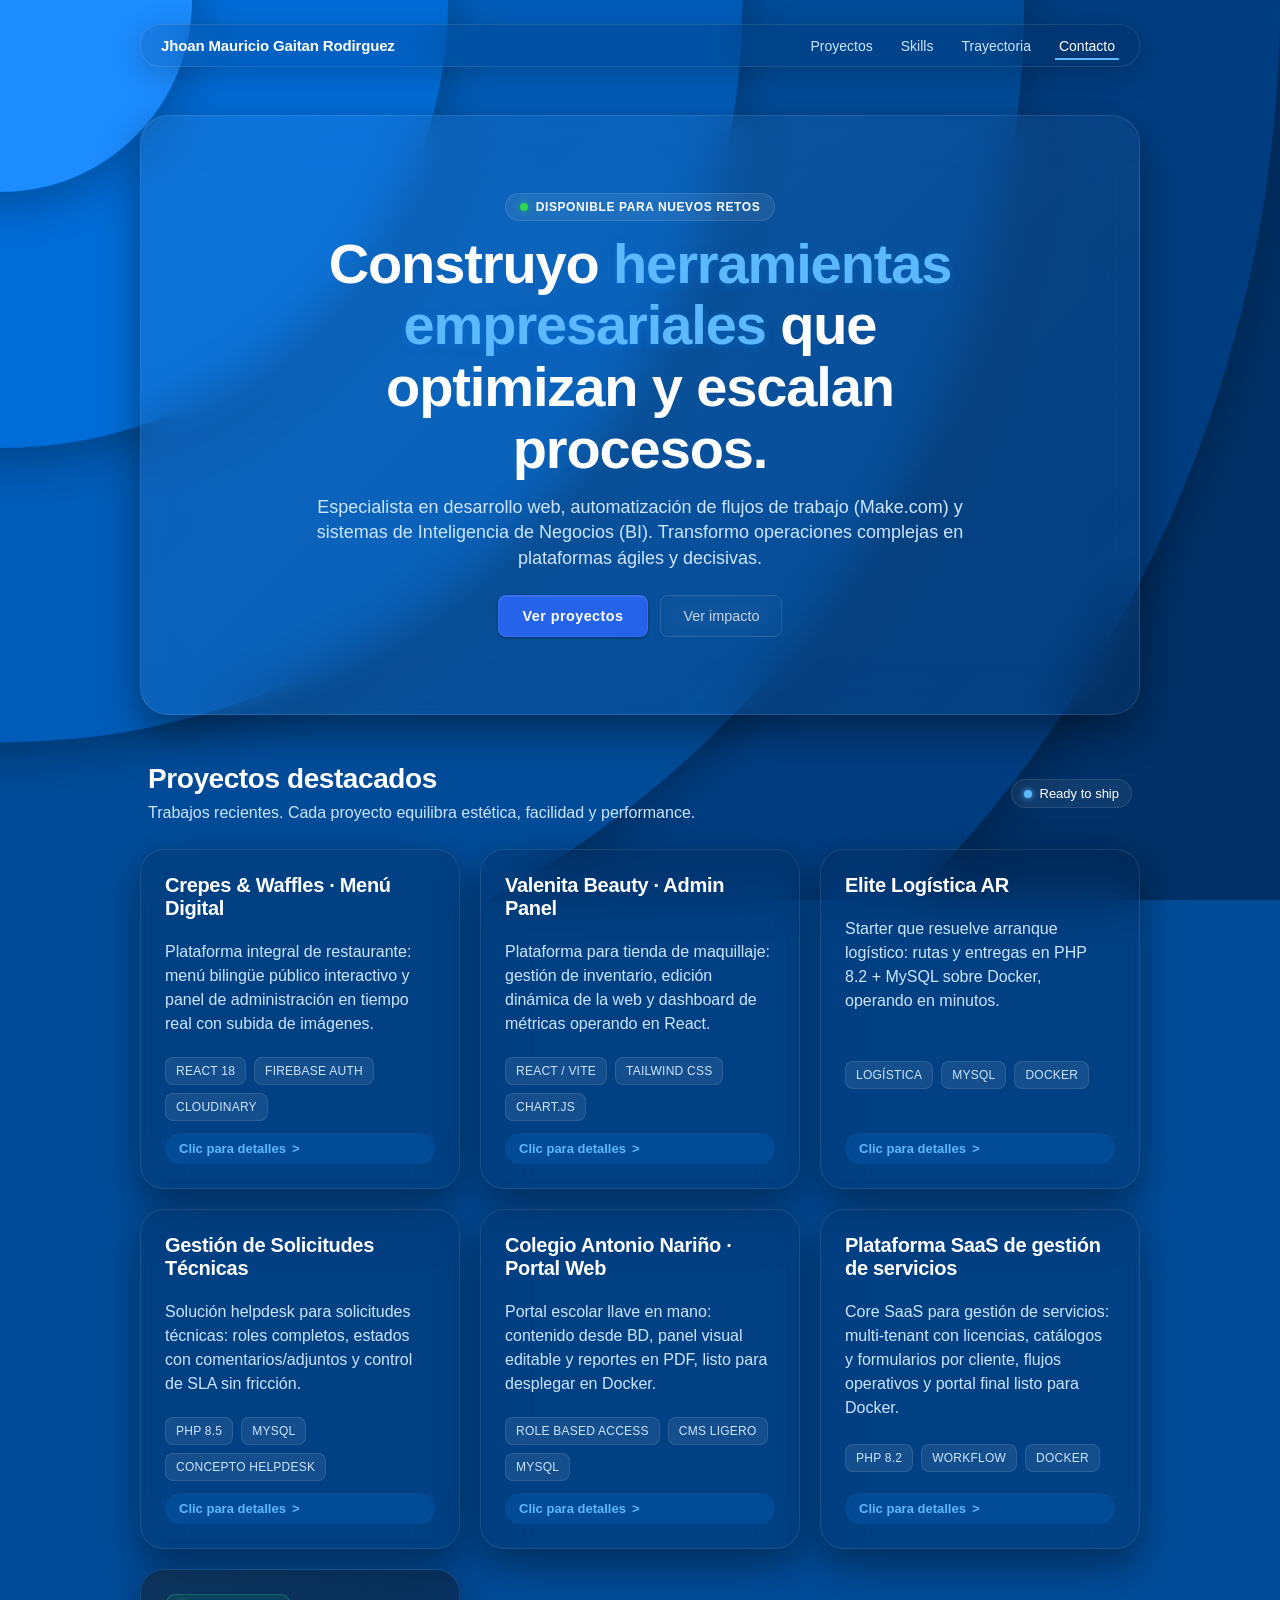
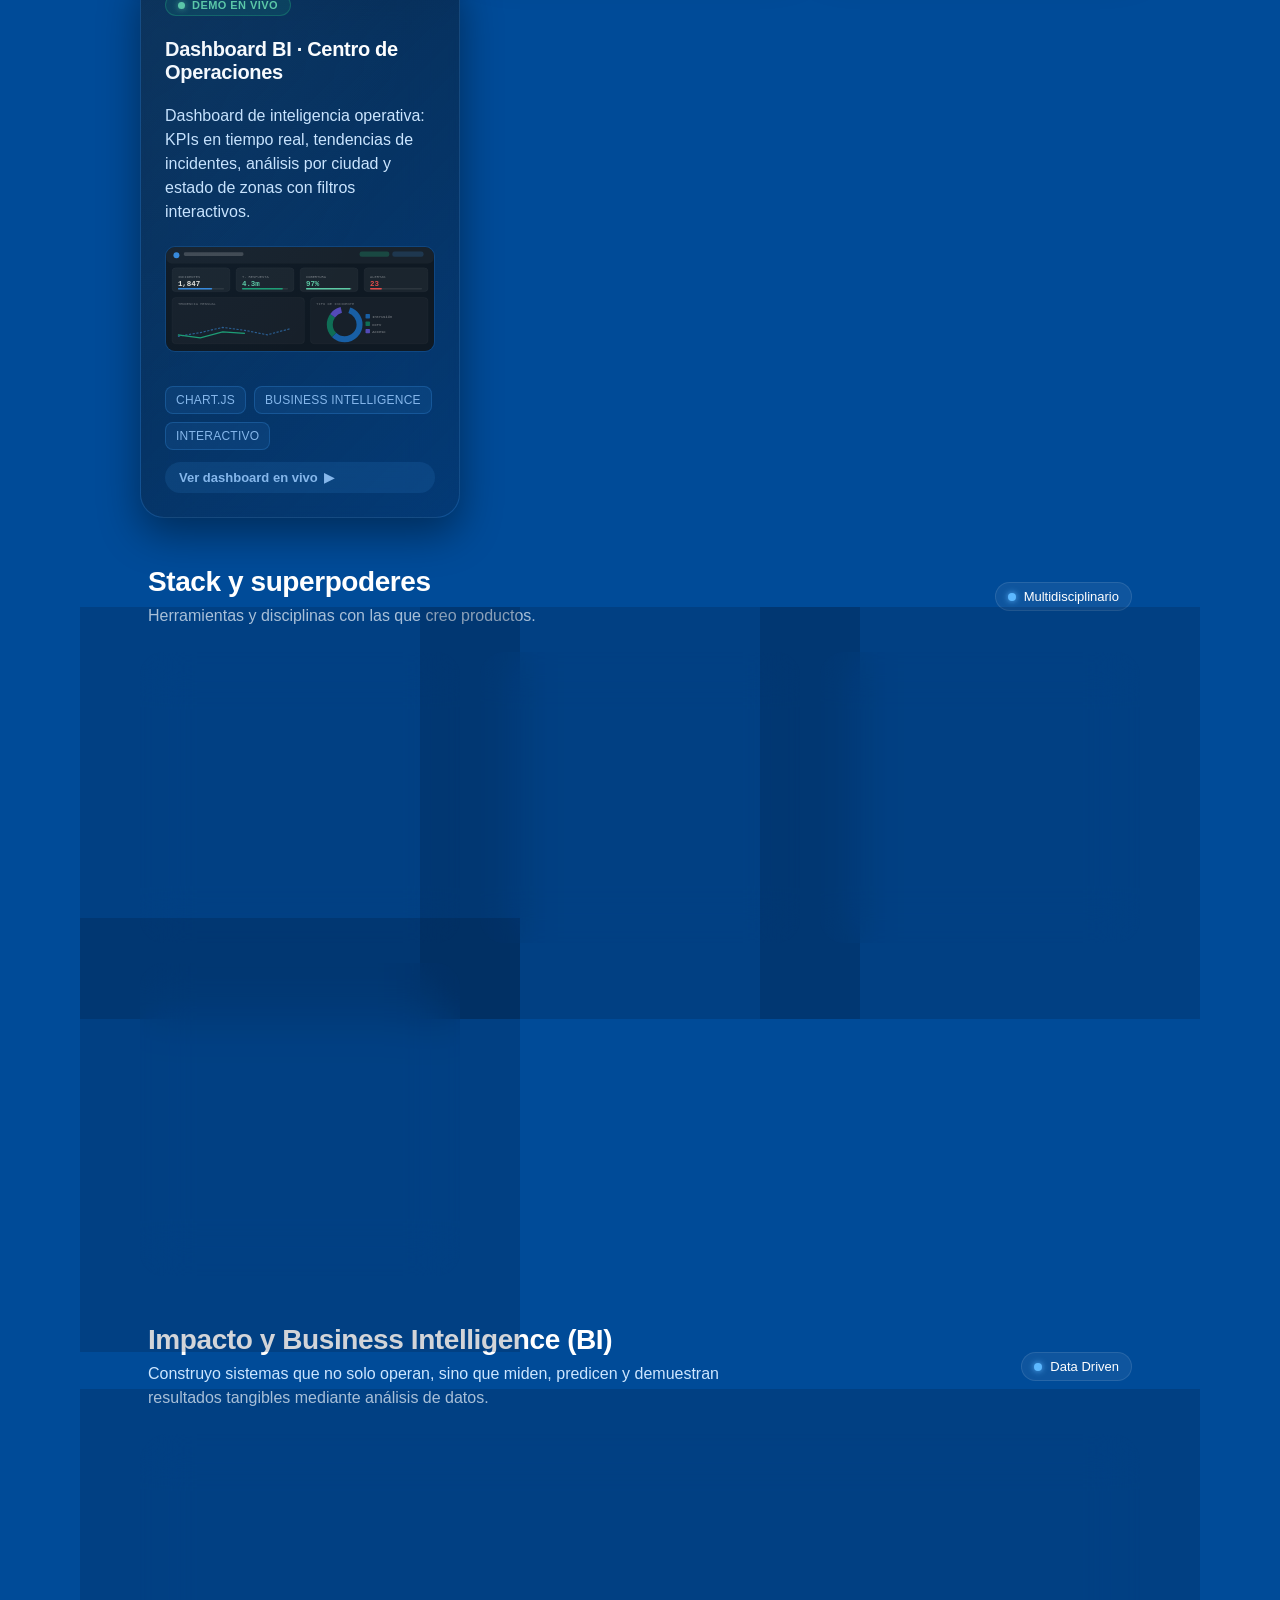
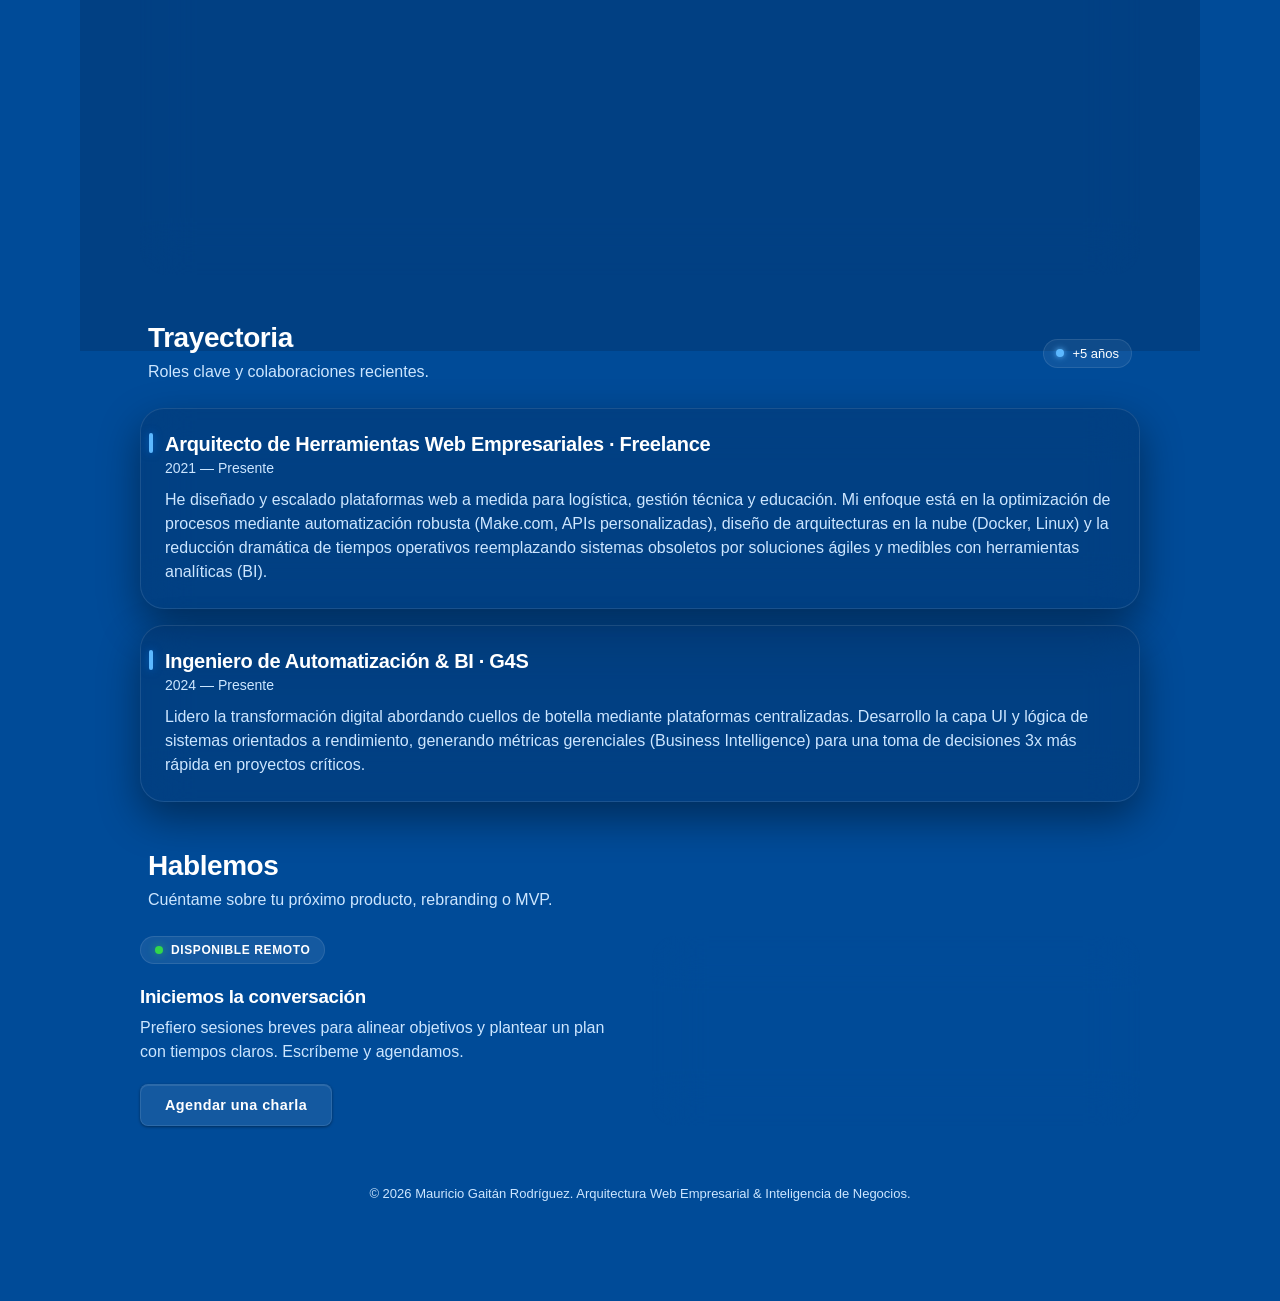
<file: index.html>
<!DOCTYPE html>
<html lang="es">

<head>
  <meta charset="UTF-8">
  <meta name="viewport" content="width=device-width, initial-scale=1.0">
  <title>Mauricio Gaitán | Herramientas Web & Automatización Empresarial</title>
  <link rel="icon" type="image/svg+xml" href="favicon.svg">
  <meta name="description"
    content="Especialista en desarrollo de plataformas web empresariales, Inteligencia de Negocios (BI) y automatización de procesos para escalar tu negocio.">
  <link rel="stylesheet" href="style.css">
  <style>
    /* ── Reset base: botón neutro sin herencia de estilos feos ── */
    button {
      font-family: inherit;
      cursor: pointer;
      border: none;
      background: none;
      transition: all 0.2s ease;
    }

    /* ── Botón primario: acción principal ── */
    button.cta {
      display: inline-flex;
      align-items: center;
      gap: 8px;
      background: #2563eb;
      color: #fff;
      font-size: 0.9rem;
      font-weight: 600;
      letter-spacing: 0.03em;
      padding: 12px 24px;
      border-radius: 8px;
      border: 1px solid rgba(255, 255, 255, 0.08);
      box-shadow: 0 1px 3px rgba(0, 0, 0, 0.4), inset 0 1px 0 rgba(255, 255, 255, 0.1);
    }

    button.cta:hover {
      background: #1d4ed8;
      box-shadow: 0 4px 12px rgba(37, 99, 235, 0.35);
      transform: translateY(-1px);
    }

    button.cta:active {
      background: #1e40af;
      transform: translateY(0);
      box-shadow: 0 1px 4px rgba(0, 0, 0, 0.4);
    }

    /* ── Botón secundario: estilo contorno sutil ── */
    button.ghost {
      display: inline-flex;
      align-items: center;
      gap: 8px;
      background: transparent;
      color: #cbd5e1;
      font-size: 0.9rem;
      font-weight: 500;
      padding: 11px 22px;
      border-radius: 8px;
      border: 1px solid rgba(148, 163, 184, 0.25);
    }

    button.ghost:hover {
      background: rgba(148, 163, 184, 0.08);
      border-color: rgba(148, 163, 184, 0.45);
      color: #f1f5f9;
      transform: translateY(-1px);
    }

    button.ghost:active {
      background: rgba(148, 163, 184, 0.12);
      transform: translateY(0);
    }

    /* ── Botón hamburguesa (móvil) ── */
    button.hamburger {
      background: rgba(255, 255, 255, 0.06);
      color: #cbd5e1;
      font-size: 0.8rem;
      font-weight: 500;
      padding: 7px 14px;
      border-radius: 6px;
      border: 1px solid rgba(255, 255, 255, 0.1);
      letter-spacing: 0.04em;
    }

    button.hamburger:hover {
      background: rgba(255, 255, 255, 0.1);
      color: #f1f5f9;
    }

    /* ── Botón volver arriba ── */
    button.to-top {
      background: rgba(37, 99, 235, 0.15);
      color: #93c5fd;
      border: 1px solid rgba(37, 99, 235, 0.3);
      border-radius: 50%;
      font-size: 1.1rem;
    }

    button.to-top:hover {
      background: rgba(37, 99, 235, 0.28);
      color: #bfdbfe;
    }

    /* ── Botones de utilidad: cerrar modal, paginación ── */
    button.modal-close,
    button.image-lightbox__close,
    button.page-btn {
      background: rgba(255, 255, 255, 0.05);
      color: #94a3b8;
      border: 1px solid rgba(255, 255, 255, 0.08);
      border-radius: 6px;
      font-size: 1rem;
      line-height: 1;
    }

    button.modal-close:hover,
    button.image-lightbox__close:hover,
    button.page-btn:hover {
      background: rgba(255, 255, 255, 0.1);
      color: #e2e8f0;
      border-color: rgba(255, 255, 255, 0.16);
    }
  </style>
</head>

<body>
  <div class="page">
    <header>
      <div class="nav">
        <div class="brand">Jhoan Mauricio Gaitan Rodirguez</div>
        <nav>
          <ul>
            <li><a href="#proyectos">Proyectos</a></li>
            <li><a href="#skills">Skills</a></li>
            <li><a href="#trayectoria">Trayectoria</a></li>
            <li><a href="#contacto">Contacto</a></li>
          </ul>
        </nav>

        <button class="hamburger" aria-label="Abrir menú" onclick="toggleMenu()">Menú</button>
      </div>
      <div class="mobile-nav" id="mobile-nav">
        <a href="#proyectos">Proyectos</a>
        <a href="#skills">Skills</a>
        <a href="#trayectoria">Trayectoria</a>
        <a href="#contacto">Contacto</a>
      </div>
    </header>



    <section class="hero">
      <div class="hero-grid">
        <div>
          <div class="badge"><i></i> Disponible para nuevos retos</div>
          <h1>Construyo <span>herramientas empresariales</span> que optimizan y escalan procesos.</h1>
          <p class="lead">Especialista en desarrollo web, automatización de flujos de trabajo (Make.com) y sistemas
            de Inteligencia de Negocios (BI). Transformo operaciones complejas en plataformas ágiles y decisivas.</p>
          <div class="actions">
            <button class="cta" onclick="document.getElementById('proyectos').scrollIntoView({behavior:'smooth'})">Ver
              proyectos</button>
            <button class="ghost" onclick="document.getElementById('metrics').scrollIntoView({behavior:'smooth'})">Ver
              impacto</button>
          </div>
        </div>
        <div class="hero-side">
          <div class="hero-card">
            <div class="chip-row">
              <div class="chip">SaaS & Apps</div>
              <div class="chip">Automatización</div>
              <div class="chip">Backend</div>
              <div class="chip">Data / BI</div>
            </div>
            <p style="margin-top:10px;">Desarrollo arquitecturas escalables y dashboards analíticos para empresas que
              buscan reducir fricción operativa y tomar decisiones basadas en datos.</p>
            <div class="stat-grid">
              <div class="stat">
                <h3>+40%</h3>
                <span>Eficiencia operativa</span>
              </div>
              <div class="stat">
                <h3>+5</h3>
                <span>Sistemas core lanzados</span>
              </div>
              <div class="stat">
                <h3>100%</h3>
                <span>Enfoque a resultados</span>
              </div>
            </div>
          </div>
        </div>
      </div>
    </section>

    <section id="proyectos">
      <div class="section-heading">
        <div>
          <h2>Proyectos destacados</h2>
          <p>Trabajos recientes. Cada proyecto equilibra estética, facilidad y performance.</p>
        </div>
        <div class="pill"><i></i><span>Ready to ship</span></div>
      </div>
      <div class="grid projects">
        <div class="card reveal project-card" data-title="Crepes & Waffles · Menú Digital & Admin"
          data-desc="Sistema profesional de gestión de menús: interfaz bilingüe con filtros, subida de imágenes a la nube y panel administrativo seguro operado con Firebase y Cloudinary."
          data-func="Menú público bilingüe (EN/ES) con diseño responsivo, modales de producto y acceso QR|Panel Admin protegido vía Firebase Auth (Magic Link, sin contraseña)|Gestión completa del menú y categorías (CRUD) en Firestore con sincronización en tiempo real|Manejo de imágenes y carga de archivos nativa integrado con Cloudinary API|Detección de estado Offline, notificaciones de sistema (Toast) y caducidad de sesión"
          data-mock-folder="mockups/crepes-waffles"
          data-mock-files="cw-01.jpg|cw-02.jpg|cw-03.jpg|cw-04.jpg|cw-05.jpg|cw-06.jpg">
          <h3>Crepes & Waffles · Menú Digital</h3>
          <p>Plataforma integral de restaurante: menú bilingüe público interactivo y panel de administración en tiempo
            real con subida de imágenes.</p>
          <div class="tag-row">
            <div class="tag">REACT 18</div>
            <div class="tag">FIREBASE AUTH</div>
            <div class="tag">CLOUDINARY</div>
          </div>
          <div class="click-hint">Clic para detalles <span>&gt;</span></div>
        </div>
        <div class="card reveal project-card" data-title="Valenita Beauty · Admin Panel"
          data-desc="Panel administrativo integral: centraliza stock, promociones y métricas clave de la tienda en una interfaz moderna y fluida."
          data-func="Dashboard de ventas en tiempo real con Chart.js / Recharts|Gestión de productos y stock sin fricción|Modificación dinámica de contenidos web y banners|Manejo de estado global avanzado con Context/Redux"
          data-mock-folder="mockups/valenita-beauty"
          data-mock-files="vb-01.jpg|vb-02.jpg|vb-03.jpg|vb-04.jpg|vb-05.jpg">
          <h3>Valenita Beauty · Admin Panel</h3>
          <p>Plataforma para tienda de maquillaje: gestión de inventario, edición dinámica de la web y dashboard de
            métricas operando en React.</p>
          <div class="tag-row">
            <div class="tag">REACT / VITE</div>
            <div class="tag">TAILWIND CSS</div>
            <div class="tag">CHART.JS</div>
          </div>
          <div class="click-hint">Clic para detalles <span>&gt;</span></div>
        </div>
        <div class="card reveal project-card" data-title="Elite Logística AR"
          data-desc="Solución para arrancar rutas y entregas en minutos: PHP 8.2 + MySQL dockerizado con roles y pantallas operativas listas."
          data-func="Stack PHP 8.2 + MySQL dockerizado|Seeds iniciales para rutas y entregas|Roles y pantallas listas para admins y operadores|Estructura app/config/sql lista para extender"
          data-mock-folder="mockups/elite-logistica-ar"
          data-mock-files="elite-01.png|elite-02.png|elite-03.png|elite-04.png">
          <h3>Elite Logística AR</h3>
          <p>Starter que resuelve arranque logístico: rutas y entregas en PHP 8.2 + MySQL sobre Docker, operando en
            minutos.</p>
          <div class="tag-row">
            <div class="tag">LOGÍSTICA</div>
            <div class="tag">MYSQL</div>
            <div class="tag">DOCKER</div>
          </div>
          <div class="click-hint">Clic para detalles <span>&gt;</span></div>
        </div>
        <div class="card reveal project-card" data-title="Gestión de Solicitudes Técnicas"
          data-desc="Mesa técnica lista: roles, estados con comentarios/adjuntos y seguimiento por SLA en una sola aplicación web."
          data-func="Roles solicitante/admin/técnico/coordinador/gerencial|Estados con comentarios y adjuntos|Tablero de asignación y seguimiento por SLA|Historial y reportería para auditoría"
          data-mock-folder="mockups/gestion-solicitudes-tecnicas"
          data-mock-files="gst-01.png|gst-02.png|gst-03.png|gst-04.png">
          <h3>Gestión de Solicitudes Técnicas</h3>
          <p>Solución helpdesk para solicitudes técnicas: roles completos, estados con comentarios/adjuntos y control de
            SLA sin fricción.</p>
          <div class="tag-row">
            <div class="tag">PHP 8.5</div>
            <div class="tag">MYSQL</div>
            <div class="tag">Concepto HELPDESK</div>
          </div>
          <div class="click-hint">Clic para detalles <span>&gt;</span></div>
        </div>
        <div class="card reveal project-card" data-title="Colegio Antonio Nariño · Portal Web"
          data-desc="Portal escolar listo: páginas públicas desde BD, panel visual editable y reportes académicos en PDF, desplegable en Docker."
          data-func="Páginas públicas alimentadas desde BD|Panel visual editable por usuarios no técnicos|Reportes académicos en PDF y roles con control de acceso|Estructura app/views/config/sql/docs lista para escalar"
          data-mock-folder="mockups/colegio-antonio-narino"
          data-mock-files="can-01.png|can-02.png|can-03.png|can-04.png">
          <h3>Colegio Antonio Nariño · Portal Web</h3>
          <p>Portal escolar llave en mano: contenido desde BD, panel visual editable y reportes en PDF, listo para
            desplegar en Docker.</p>
          <div class="tag-row">
            <div class="tag">ROLE BASED ACCESS</div>
            <div class="tag">CMS LIGERO</div>
            <div class="tag">MYSQL</div>
          </div>
          <div class="click-hint">Clic para detalles <span>&gt;</span></div>
        </div>
        <div class="card reveal project-card" data-title="Plataforma SaaS de gestión de servicios"
          data-desc="Base SaaS multi-tenant: panel del gestor con planes/licencias, panel del cliente con catálogos y formularios, y flujos operativos con métricas."
          data-func="Panel del gestor de plataforma (planes, clientes, licencias)|Panel del cliente para categorías, servicios y formularios|Flujos operativos para gestor/coordinador/gerencial con métricas|Portal de usuarios finales con formularios dinámicos, adjuntos y transiciones configurables"
          data-mock-folder="mockups/plataforma-saas-servicios"
          data-mock-files="saas-01.png|saas-02.png|saas-03.png|saas-04.png|saas-05.png">
          <h3>Plataforma SaaS de gestión de servicios</h3>
          <p>Core SaaS para gestión de servicios: multi-tenant con licencias, catálogos y formularios por cliente,
            flujos operativos y portal final listo para Docker.</p>
          <div class="tag-row">
            <div class="tag">PHP 8.2</div>
            <div class="tag">WORKFLOW</div>
            <div class="tag">DOCKER</div>
          </div>
          <div class="click-hint">Clic para detalles <span>&gt;</span></div>
        </div>

        <!-- BI PROJECT CARD -->
        <div class="card reveal project-card bi-project-card" id="bi-card" onclick="openBIModal()">
          <div class="bi-card-badge"><span class="bi-live-dot"></span>Demo en vivo</div>
          <h3>Dashboard BI · Centro de Operaciones</h3>
          <p>Dashboard de inteligencia operativa: KPIs en tiempo real, tendencias de incidentes, análisis por ciudad y estado de zonas con filtros interactivos.</p>
          <div class="bi-card-preview" aria-hidden="true">
            <!-- Mini visual preview of the BI dashboard -->
            <svg viewBox="0 0 360 140" xmlns="http://www.w3.org/2000/svg" aria-hidden="true">
              <!-- Background -->
              <rect width="360" height="140" rx="8" fill="#0f1923"/>
              <!-- Header bar -->
              <rect x="0" y="0" width="360" height="22" rx="8" fill="rgba(255,255,255,0.04)"/>
              <circle cx="14" cy="11" r="4" fill="#378ADD"/>
              <rect x="24" y="7" width="80" height="5" rx="2" fill="rgba(255,255,255,0.18)"/>
              <rect x="260" y="6" width="40" height="7" rx="3" fill="rgba(29,158,117,0.3)"/>
              <rect x="304" y="6" width="42" height="7" rx="3" fill="rgba(55,138,221,0.2)"/>
              <!-- KPI cards row -->
              <rect x="8" y="28" width="78" height="32" rx="5" fill="rgba(255,255,255,0.05)" stroke="rgba(255,255,255,0.08)" stroke-width="0.5"/>
              <rect x="94" y="28" width="78" height="32" rx="5" fill="rgba(255,255,255,0.05)" stroke="rgba(255,255,255,0.08)" stroke-width="0.5"/>
              <rect x="180" y="28" width="78" height="32" rx="5" fill="rgba(255,255,255,0.05)" stroke="rgba(255,255,255,0.08)" stroke-width="0.5"/>
              <rect x="266" y="28" width="86" height="32" rx="5" fill="rgba(255,255,255,0.05)" stroke="rgba(255,255,255,0.08)" stroke-width="0.5"/>
              <!-- KPI values -->
              <text x="16" y="41" fill="rgba(255,255,255,0.4)" font-size="5" font-family="monospace">INCIDENTES</text>
              <text x="16" y="53" fill="#e8e6df" font-size="10" font-weight="bold" font-family="monospace">1,847</text>
              <text x="102" y="41" fill="rgba(255,255,255,0.4)" font-size="5" font-family="monospace">T. RESPUESTA</text>
              <text x="102" y="53" fill="#5DCAA5" font-size="10" font-weight="bold" font-family="monospace">4.3m</text>
              <text x="188" y="41" fill="rgba(255,255,255,0.4)" font-size="5" font-family="monospace">COBERTURA</text>
              <text x="188" y="53" fill="#5DCAA5" font-size="10" font-weight="bold" font-family="monospace">97%</text>
              <text x="274" y="41" fill="rgba(255,255,255,0.4)" font-size="5" font-family="monospace">ALERTAS</text>
              <text x="274" y="53" fill="#E24B4A" font-size="10" font-weight="bold" font-family="monospace">23</text>
              <!-- Progress bars -->
              <rect x="16" y="55" width="62" height="2" rx="1" fill="rgba(255,255,255,0.08)"/>
              <rect x="16" y="55" width="46" height="2" rx="1" fill="#378ADD"/>
              <rect x="102" y="55" width="62" height="2" rx="1" fill="rgba(255,255,255,0.08)"/>
              <rect x="102" y="55" width="55" height="2" rx="1" fill="#1D9E75"/>
              <rect x="188" y="55" width="62" height="2" rx="1" fill="rgba(255,255,255,0.08)"/>
              <rect x="188" y="55" width="60" height="2" rx="1" fill="#5DCAA5"/>
              <rect x="274" y="55" width="70" height="2" rx="1" fill="rgba(255,255,255,0.08)"/>
              <rect x="274" y="55" width="16" height="2" rx="1" fill="#E24B4A"/>
              <!-- Line chart card -->
              <rect x="8" y="68" width="178" height="62" rx="5" fill="rgba(255,255,255,0.03)" stroke="rgba(255,255,255,0.08)" stroke-width="0.5"/>
              <text x="16" y="78" fill="rgba(255,255,255,0.35)" font-size="5" font-family="monospace">TENDENCIA MENSUAL</text>
              <!-- Line chart path 2025 -->
              <polyline points="16,120 46,115 76,108 106,112 136,118 166,110" fill="none" stroke="#378ADD" stroke-width="1.5" opacity="0.6" stroke-dasharray="3,2"/>
              <!-- Line chart path 2026 -->
              <polyline points="16,118 46,122 76,114 106,116" fill="none" stroke="#1D9E75" stroke-width="1.5"/>
              <!-- Donut chart card -->
              <rect x="194" y="68" width="158" height="62" rx="5" fill="rgba(255,255,255,0.03)" stroke="rgba(255,255,255,0.08)" stroke-width="0.5"/>
              <text x="202" y="78" fill="rgba(255,255,255,0.35)" font-size="5" font-family="monospace">TIPO DE INCIDENTE</text>
              <!-- Donut simplified -->
              <circle cx="240" cy="104" r="20" fill="none" stroke="#185FA5" stroke-width="8" stroke-dasharray="47 53" stroke-dashoffset="0"/>
              <circle cx="240" cy="104" r="20" fill="none" stroke="#0F6E56" stroke-width="8" stroke-dasharray="28 72" stroke-dashoffset="-47"/>
              <circle cx="240" cy="104" r="20" fill="none" stroke="#534AB7" stroke-width="8" stroke-dasharray="14 86" stroke-dashoffset="-75"/>
              <!-- Legend items donut -->
              <rect x="268" y="90" width="6" height="6" rx="1" fill="#185FA5"/>
              <text x="277" y="96" fill="rgba(255,255,255,0.5)" font-size="5" font-family="monospace">Intrusión</text>
              <rect x="268" y="100" width="6" height="6" rx="1" fill="#0F6E56"/>
              <text x="277" y="106" fill="rgba(255,255,255,0.5)" font-size="5" font-family="monospace">CCTV</text>
              <rect x="268" y="110" width="6" height="6" rx="1" fill="#534AB7"/>
              <text x="277" y="116" fill="rgba(255,255,255,0.5)" font-size="5" font-family="monospace">Acceso</text>
            </svg>
          </div>
          <div class="tag-row">
            <div class="tag tag-bi">CHART.JS</div>
            <div class="tag tag-bi">BUSINESS INTELLIGENCE</div>
            <div class="tag tag-bi">INTERACTIVO</div>
          </div>
          <div class="click-hint bi-click-hint">Ver dashboard en vivo <span>▶</span></div>
        </div>

      </div>
    </section>

    <section id="skills">
      <div class="section-heading">
        <div>
          <h2>Stack y superpoderes</h2>
          <p>Herramientas y disciplinas con las que creo productos.</p>
        </div>
        <div class="pill"><i></i><span>Multidisciplinario</span></div>
      </div>
      <div class="grid skills">
        <div class="card">
          <h3>Lógica & Backend</h3>
          <div class="skill-list">
            <div class="skill">PHP / Laravel</div>
            <div class="skill">Servidores Linux</div>
            <div class="skill">Diseño de APIs REST</div>
            <div class="skill">Autenticación / JWT</div>
            <div class="skill">Patrones MVC</div>
            <div class="skill">Node.js (Básico)</div>
          </div>
        </div>
        <div class="card">
          <h3>Estructura & Cloud (BD)</h3>
          <div class="skill-list">
            <div class="skill">Modelado Relacional</div>
            <div class="skill">MySQL</div>
            <div class="skill">Firebase / Firestore</div>
            <div class="skill">Docker Base</div>
            <div class="skill">Cloudinary (Medios)</div>
            <div class="skill">Git / Control de versiones</div>
          </div>
        </div>
        <div class="card">
          <h3>Frontend & UI</h3>
          <div class="skill-list">
            <div class="skill">React 18 / Vite</div>
            <div class="skill">Tailwind CSS</div>
            <div class="skill">Javascript (ES6+)</div>
            <div class="skill">Manejo de Estado (Context)</div>
            <div class="skill">Chart.js / DataViz</div>
            <div class="skill">UI/UX Inmersivo</div>
          </div>
        </div>
        <div class="card">
          <h3>Automatización & Negocio</h3>
          <p style="margin-top:8px;">Conecto arquitectura técnica con rentabilidad: desde levantamiento AS-IS hasta
            flujos que operan solos (Make.com) y Business Intelligence (BI).</p>
          <div class="tag-row">
            <div class="tag">Flujos Make.com</div>
            <div class="tag">Dashboards Gerenciales</div>
            <div class="tag">Ingeniería de Procesos</div>
          </div>
        </div>
      </div>
    </section>

    <section id="metrics" class="metrics-section">
      <div class="section-heading">
        <div>
          <h2>Impacto y Business Intelligence (BI)</h2>
          <p>Construyo sistemas que no solo operan, sino que miden, predicen y demuestran resultados tangibles mediante
            análisis de datos.</p>
        </div>
        <div class="pill"><i></i><span>Data Driven</span></div>
      </div>

      <div class="bi-dashboard map-bg">
        <div class="bi-grid">
          <div class="bi-card highlight">
            <div class="bi-header">
              <span class="bi-icon">⏱️</span>
              <p>Reducción de tiempos manuales</p>
            </div>
            <div class="bi-data">
              <span class="bi-value">-65%</span>
              <span class="bi-trend positive">↑ Optimizado vs AS-IS</span>
            </div>
            <div class="bi-chart-mini">
              <div class="bar" style="height: 100%; opacity: 0.3;"></div>
              <div class="bar" style="height: 80%; opacity: 0.4;"></div>
              <div class="bar" style="height: 50%; opacity: 0.5;"></div>
              <div class="bar" style="height: 35%; background: var(--primary);"></div>
            </div>
          </div>

          <div class="bi-card">
            <div class="bi-header">
              <span class="bi-icon">🔄</span>
              <p>Flujos Automatizados</p>
            </div>
            <div class="bi-data">
              <span class="bi-value">12k+</span>
              <span class="bi-subtitle">Ejecuciones/mes en Make.com</span>
            </div>
          </div>

          <div class="bi-card">
            <div class="bi-header">
              <span class="bi-icon">📊</span>
              <p>Reportes BI</p>
            </div>
            <div class="bi-data">
              <span class="bi-value">15+</span>
              <span class="bi-subtitle">Dashboards gerenciales</span>
            </div>
          </div>
        </div>

        <div class="bi-feature">
          <div class="bi-feature-text">
            <h3>Arquitectura Orientada a Datos</h3>
            <p>Diseño flujos ETL (Extract, Transform, Load) y los conecto con motores de visualización. Extraigo valor
              real de bases de datos complejas para que tú solo tengas que leer las conclusiones.</p>
          </div>
          <div class="workflow-diagram">
            <div class="node">Datos</div>
            <div class="arrow">→</div>
            <div class="node accent">Make.com</div>
            <div class="arrow">→</div>
            <div class="node primary">BI Dashboard</div>
          </div>
        </div>
      </div>
    </section>

    <section id="trayectoria">
      <div class="section-heading">
        <div>
          <h2>Trayectoria</h2>
          <p>Roles clave y colaboraciones recientes.</p>
        </div>
        <div class="pill"><i></i><span>+5 años</span></div>
      </div>
      <div class="timeline">
        <div class="card timeline-card reveal">
          <h3>Arquitecto de Herramientas Web Empresariales · Freelance</h3>
          <small>2021 — Presente</small>
          <p>He diseñado y escalado plataformas web a medida para logística, gestión técnica y educación. Mi enfoque
            está en la optimización de procesos mediante automatización robusta (Make.com, APIs personalizadas), diseño
            de arquitecturas en la nube (Docker, Linux) y la reducción dramática de tiempos operativos reemplazando
            sistemas obsoletos por soluciones ágiles y medibles con herramientas analíticas (BI).</p>
        </div>
        <div class="card timeline-card reveal">
          <h3>Ingeniero de Automatización & BI · G4S</h3>
          <small>2024 — Presente</small>
          <p>Lidero la transformación digital abordando cuellos de botella mediante plataformas centralizadas.
            Desarrollo la capa UI y lógica de sistemas orientados a rendimiento, generando métricas gerenciales
            (Business Intelligence) para una toma de decisiones 3x más rápida en proyectos críticos.</p>
        </div>
      </div>
    </section>

    <section id="contacto">
      <div class="section-heading">
        <div>
          <h2>Hablemos</h2>
          <p>Cuéntame sobre tu próximo producto, rebranding o MVP.</p>
        </div>
      </div>
      <div class="contact">
        <div>
          <div class="badge"><i></i> Disponible remoto</div>
          <h3 style="margin:10px 0 8px;">Iniciemos la conversación</h3>
          <p>Prefiero sesiones breves para alinear objetivos y plantear un plan con tiempos claros. Escríbeme y
            agendamos.</p>
          <div class="actions" style="margin-top:20px; flex-direction:column; align-items:flex-start;">
            <button class="cta" id="btn-open-contact" type="button">Agendar una charla</button>
          </div>
        </div>
        <div class="card">
          <h3>Redes</h3>
          <div class="social-row">
            <a class="tag" href="https://www.linkedin.com/in/mauricio-gaitan-rodirguez-34a607265/" target="_blank"
              rel="noreferrer">LinkedIn</a>
            <a class="tag" href="https://www.behance.net/mauriciogaitan91" target="_blank" rel="noreferrer">Behance</a>
            <a class="tag" href="https://github.com/magaro2009" target="_blank" rel="noreferrer">GitHub</a>
          </div>
          <p style="margin-top:12px;"><a href="https://funny-kataifi-462948.netlify.app/#proceso" target="_blank" rel="noreferrer" style="color:var(--primary); text-decoration:underline; text-underline-offset:3px;">Info adicional.</a></p>
        </div>
      </div>
    </section>

    <footer>
      &copy; 2026 Mauricio Gaitán Rodríguez. Arquitectura Web Empresarial & Inteligencia de Negocios.
    </footer>
  </div>

  <button class="to-top" id="to-top" aria-label="Volver al inicio">&uarr;</button>

  <div class="image-lightbox" id="image-lightbox" aria-hidden="true">
    <button class="image-lightbox__close" id="image-lightbox-close" aria-label="Cerrar imagen">×</button>
    <img id="image-lightbox-img" alt="Vista de mockup">
  </div>

  <div class="modal-backdrop" id="project-modal" aria-hidden="true">
    <div class="modal" role="dialog" aria-modal="true" aria-labelledby="modal-title">
      <button class="modal-close" id="modal-close" aria-label="Cerrar">×</button>
      <div class="modal-top">
        <div>
          <h3 id="modal-title"></h3>
          <p class="modal-label">Cuaderno de proyecto</p>
        </div>
      </div>
      <div class="modal-pages">
        <div class="modal-page active" data-page="1">
          <h4 class="modal-subtitle">Descripción</h4>
          <p id="modal-desc" class="modal-desc"></p>
        </div>
        <div class="modal-page" data-page="2">
          <h4 class="modal-subtitle">Funcionalidades clave</h4>
          <ul id="modal-func" class="modal-list"></ul>
        </div>
        <div class="modal-page" data-page="3">
          <h4 class="modal-subtitle">Mockups</h4>
          <div class="modal-gallery" id="modal-gallery"></div>
        </div>
      </div>
      <div class="modal-footer">
        <div class="page-controls" aria-label="Navegación de páginas">
          <button class="page-btn" id="page-prev" aria-label="Página anterior">←</button>
          <div class="page-indicator"><span id="page-current">1</span>/3</div>
          <button class="page-btn" id="page-next" aria-label="Página siguiente">→</button>
        </div>
      </div>
    </div>
  </div>

  <!-- BI DASHBOARD MODAL -->
  <div class="modal-backdrop" id="bi-modal" aria-hidden="true">
    <div class="modal bi-iframe-modal" role="dialog" aria-modal="true" aria-labelledby="bi-modal-title">
      <div class="bi-modal-header">
        <div class="bi-modal-title-group">
          <div class="bi-modal-dot"></div>
          <div>
            <h3 id="bi-modal-title">Dashboard BI · Centro de Operaciones</h3>
            <p class="modal-label">Demo Interactiva en Vivo</p>
          </div>
        </div>
        <button class="modal-close bi-modal-close" id="bi-modal-close" aria-label="Cerrar dashboard">×</button>
      </div>
      <div class="bi-iframe-wrapper">
        <iframe
          id="bi-iframe"
          title="Dashboard BI interactivo — Centro de Operaciones"
          sandbox="allow-scripts allow-same-origin"
        ></iframe>
      </div>
    </div>
  </div>

  <div class="modal-backdrop" id="contact-modal" aria-hidden="true">
    <div class="modal contact-form-modal" role="dialog" aria-modal="true" aria-labelledby="contact-modal-title">
      <button class="modal-close" id="contact-modal-close" aria-label="Cerrar">×</button>
      <div class="modal-top">
        <div>
          <h3 id="contact-modal-title">Cuéntame sobre tu proyecto</h3>
          <p class="modal-label">Contacto</p>
        </div>
      </div>
      <div class="modal-body">
        <form id="telegram-contact-form">
          <!-- Honeypot oculto para atrapar bots autocompletadores -->
          <div style="display:none;" aria-hidden="true">
            <label for="c-bot-check">Deja este campo vacío</label>
            <input type="text" id="c-bot-check" tabindex="-1" autocomplete="off">
          </div>
          <div class="form-group">
            <label for="c-name">Nombre</label>
            <input type="text" id="c-name" required placeholder="Ej: Juan Pérez">
          </div>
          <div class="form-group">
            <label for="c-phone">Número</label>
            <input type="tel" id="c-phone" required placeholder="Ej: +57 300 1234567">
          </div>
          <div class="form-group">
            <label for="c-email">Correo</label>
            <input type="email" id="c-email" required placeholder="correo@empresa.com">
          </div>
          <div class="form-group">
            <label for="c-desc" style="display:flex; justify-content:space-between;">
              Descripción breve
              <span class="char-counter" id="c-counter">0/300</span>
            </label>
            <textarea id="c-desc" required maxlength="300" rows="3" placeholder="¿En qué te puedo ayudar?"></textarea>
          </div>
          <button type="submit" class="cta form-submit-btn submit-enhanced" id="c-submit">
            <span id="c-submit-text">Enviar</span>
            <svg class="send-icon" width="18" height="18" viewBox="0 0 24 24" fill="none" stroke="currentColor"
              stroke-width="2" stroke-linecap="round" stroke-linejoin="round">
              <line x1="22" y1="2" x2="11" y2="13"></line>
              <polygon points="22 2 15 22 11 13 2 9 22 2"></polygon>
            </svg>
          </button>
        </form>
      </div>
    </div>
  </div>

  <script src="script.js"></script>
</body>

</html>
</file>
<file: style.css>
:root {
  --bg: #004b98; /* Azul base intermedio */
  --card: rgba(10, 20, 40, 0.18); /* Tarjetas mega traslúcidas */
  --stroke: rgba(255, 255, 255, 0.1); /* Borde sutil */
  --primary: #5cb8ff; /* Azul brillante, ideal para legibilidad con fondos oscuros */
  --secondary: #66b2ff; 
  --accent: #ff453a;
  --text: #ffffff;
  --muted: #cce6ff; /* Texto silenciado mucho más blanco/claro */
  --shadow: 0 16px 40px rgba(0, 0, 0, 0.4);
  --glow: 0 4px 20px rgba(92, 184, 255, 0.4);
  --glass: rgba(10, 20, 40, 0.12); /* Header y modales hiper-traslúcidos */
}

* { box-sizing: border-box; }
html {
  scroll-behavior: smooth;
  scroll-padding-top: 100px;
}
body {
  margin: 0;
  font-family: -apple-system, BlinkMacSystemFont, "SF Pro Text", "Segoe UI", Roboto, Helvetica, Arial, sans-serif;
  background-color: var(--bg);
  color: var(--text);
  min-height: 100vh;
  overflow-x: hidden;
  -webkit-font-smoothing: antialiased;
  -moz-osx-font-smoothing: grayscale;
}

body::before {
  content: "";
  position: fixed;
  top: 0;
  left: 0;
  width: 100vw;
  height: 100vh;
  z-index: -1;
  background-color: var(--bg);
  /* Fondo SVG abstracto con círculos superpuestos y sombras estilo paper-cut */
  background-image: url("data:image/svg+xml;charset=utf-8,%3Csvg viewBox='0 0 1000 1000' preserveAspectRatio='xMinYMin slice' xmlns='http://www.w3.org/2000/svg'%3E%3Cdefs%3E%3Cfilter id='s' x='-20%25' y='-20%25' width='140%25' height='140%25'%3E%3CfeDropShadow dx='0' dy='12' stdDeviation='18' flood-color='%23000' flood-opacity='0.25'/%3E%3C/filter%3E%3C/defs%3E%3Crect width='1000' height='1000' fill='%23003066'/%3E%3Ccircle cx='0' cy='0' r='1000' fill='%23003d80' filter='url(%23s)'/%3E%3Ccircle cx='0' cy='0' r='800' fill='%23004b98' filter='url(%23s)'/%3E%3Ccircle cx='0' cy='0' r='580' fill='%23005cb8' filter='url(%23s)'/%3E%3Ccircle cx='0' cy='0' r='350' fill='%23006cd7' filter='url(%23s)'/%3E%3Ccircle cx='0' cy='0' r='150' fill='%231a8cff' filter='url(%23s)'/%3E%3C/svg%3E");
  background-size: cover;
  background-position: top left;
  transform: translateZ(0); /* Aceleración por hardware para móviles */
  will-change: transform;
  pointer-events: none;
}

a { color: inherit; text-decoration: none; }
h1, h2, h3 { margin: 0; font-weight: 600; letter-spacing: -0.015em; }
p { margin: 0; color: var(--muted); line-height: 1.5; font-size: 16px; }

/* Tipografía Responsiva Dinámica */
h1 { font-size: clamp(34px, 6vw, 54px); }
h1 span { 
  color: var(--primary); 
  text-shadow: 0 0 14px rgba(92, 184, 255, 0.5); /* Resplandor para destacar sin perder legibilidad */
}
h2 { font-size: clamp(20px, 4vw, 24px); }
.lead { font-size: clamp(16px, 2.5vw, 19px); line-height: 1.6; }

.page {
  width: min(1000px, 92vw);
  margin: 0 auto;
  padding: 24px 0 80px;
}

/* Header */
header {
  position: sticky;
  top: 12px;
  backdrop-filter: blur(24px);
  -webkit-backdrop-filter: blur(24px);
  background: var(--glass);
  border: 1px solid var(--stroke);
  border-radius: 20px;
  margin: 0 0 32px;
  padding: 12px 20px;
  z-index: 20;
  box-shadow: 0 8px 32px rgba(0, 0, 0, 0.2);
}

.nav {
  display: flex;
  align-items: center;
  justify-content: space-between;
  gap: 12px;
}
.brand {
  display: flex;
  align-items: center;
  gap: 12px;
  font-weight: 600;
  letter-spacing: -0.01em;
  font-size: 15px;
  color: var(--text);
}
nav ul {
  display: flex;
  list-style: none;
  gap: 20px;
  margin: 0;
  padding: 0;
  font-weight: 500;
  font-size: 14px;
}
nav a {
  padding: 6px 4px;
  transition: color 250ms cubic-bezier(0.25, 0.8, 0.35, 1);
  color: var(--muted);
}
nav a:hover, nav a:focus-visible {
  color: var(--text);
}
nav a.active {
  color: var(--text);
  border-bottom: 2px solid var(--primary);
  padding-bottom: 4px;
}

/* Botones: Realce sutil y cálido */
.cta {
  padding: 10px 18px;
  background: var(--primary);
  color: #fff;
  border: none;
  border-radius: 99px; 
  font-weight: 500;
  font-size: 14px;
  cursor: pointer;
  transition: transform 250ms cubic-bezier(0.34, 1.56, 0.64, 1), box-shadow 250ms ease, filter 250ms ease;
  box-shadow: 0 2px 8px rgba(0, 0, 0, 0.2);
}
.cta:hover { 
  transform: translateY(-2px) scale(1.03); 
  box-shadow: var(--glow); 
  filter: brightness(1.1);
}
.cta:active {
  transform: scale(0.96);
}

.ghost {
  padding: 10px 18px;
  border-radius: 99px;
  border: 1px solid var(--stroke);
  color: var(--text);
  background: rgba(255, 255, 255, 0.05); /* Ligeramente visible sobre fondo oscuro */
  font-weight: 500;
  font-size: 14px;
  cursor: pointer;
  backdrop-filter: blur(10px);
  -webkit-backdrop-filter: blur(10px);
  transition: transform 250ms cubic-bezier(0.34, 1.56, 0.64, 1), background 250ms ease, box-shadow 250ms ease;
}
.ghost:hover { 
  background: rgba(255, 255, 255, 0.12); 
  transform: translateY(-2px) scale(1.03); 
  box-shadow: 0 4px 16px rgba(0, 0, 0, 0.15);
}
.ghost:active {
  transform: scale(0.96);
}

/* Hero Section */
.hero {
  position: relative;
  text-align: center;
  padding: clamp(40px, 6vw, 80px) 20px;
  border-radius: 28px;
  background: linear-gradient(135deg, rgba(255, 255, 255, 0.06), rgba(255, 255, 255, 0.01));
  overflow: hidden;
  box-shadow: var(--shadow);
  border: 1px solid var(--stroke);
  margin-bottom: 40px;
  backdrop-filter: blur(24px);
  -webkit-backdrop-filter: blur(24px);
}

.hero-grid {
  display: flex;
  flex-direction: column;
  align-items: center;
  gap: 24px;
  position: relative;
  z-index: 1;
  max-width: 700px;
  margin: 0 auto;
}
.hero-side { display: none; }

.badge {
  display: inline-flex;
  align-items: center;
  gap: 8px;
  padding: 6px 14px;
  background: rgba(255, 255, 255, 0.08);
  border-radius: 99px;
  border: 1px solid var(--stroke);
  color: var(--text);
  font-size: 12px;
  font-weight: 600;
  text-transform: uppercase;
  letter-spacing: 0.05em;
  margin-bottom: 12px;
}
.badge i {
  width: 8px;
  height: 8px;
  border-radius: 50%;
  background: #32d74b; /* Apple Green Dark */
  box-shadow: 0 0 8px rgba(50, 215, 75, 0.6);
}
.hero h1 {
  font-size: clamp(36px, 5vw, 56px);
  line-height: 1.1;
  font-weight: 700;
  color: var(--text);
  letter-spacing: -0.02em;
}
.hero h1 span { 
  color: var(--primary); 
  text-shadow: 0 2px 10px rgba(10, 132, 255, 0.3);
}
.lead { font-size: 18px; line-height: 1.4; color: var(--muted); margin-top: 16px; font-weight: 400; }
.actions { display: flex; gap: 12px; margin-top: 24px; justify-content: center; flex-wrap: wrap; }

/* Sections general */
section {
  margin-top: 48px;
  position: relative;
}
.section-heading {
  display: flex;
  align-items: center;
  justify-content: space-between;
  gap: 12px;
  margin-bottom: 24px;
  padding: 0 8px;
}
.section-heading h2 { font-size: 28px; font-weight: 600; }
.section-heading p { max-width: 600px; margin-top: 6px; }

/* Cards y Movimiento Cálido */
.grid {
  display: grid;
  gap: 20px;
  position: relative;
  z-index: 1;
}
.projects { grid-template-columns: repeat(auto-fit, minmax(300px, 1fr)); }

.card {
  border: 1px solid var(--stroke);
  border-radius: 24px; /* Bordes más redondeados estilo app iCloud */
  padding: 24px;
  background: var(--card);
  backdrop-filter: blur(24px);
  -webkit-backdrop-filter: blur(24px);
  /* Transición "cálida" (warm spring) */
  transition: transform 400ms cubic-bezier(0.25, 1, 0.5, 1), box-shadow 400ms ease, border-color 400ms ease;
  position: relative;
  overflow: hidden;
  box-shadow: var(--shadow);
}
.card:hover {
  transform: translateY(-6px) scale(1.015);
  box-shadow: 0 24px 48px rgba(0, 0, 0, 0.5), 0 0 0 1px rgba(255, 255, 255, 0.15);
  border-color: rgba(255, 255, 255, 0.15);
}
.card h3 { font-size: 20px; margin-bottom: 8px; font-weight: 600; color: var(--text); }

.project-card {
  cursor: pointer;
  display: flex;
  flex-direction: column;
  height: 340px;
  gap: 12px;
}
.project-card p {
  flex: 1;
  max-height: 120px;
  overflow-y: auto;
  padding-right: 4px;
  scrollbar-width: thin;
  scrollbar-color: rgba(255,255,255,0.2) transparent;
}
.project-card p::-webkit-scrollbar {
  width: 4px;
}
.project-card p::-webkit-scrollbar-track {
  background: transparent;
}
.project-card p::-webkit-scrollbar-thumb {
  background: rgba(255,255,255,0.2);
  border-radius: 10px;
}
.click-hint {
  margin-top: auto;
  display: inline-flex;
  align-items: center;
  gap: 6px;
  padding: 8px 14px;
  border-radius: 99px;
  background: rgba(10, 132, 255, 0.15);
  color: var(--primary);
  font-weight: 600;
  font-size: 13px;
  border: none;
  transition: background 250ms ease, transform 250ms ease;
}
.click-hint span {
  display: inline-block;
  transition: transform 250ms ease;
}
.project-card:hover .click-hint { 
  background: rgba(10, 132, 255, 0.25); 
}
.project-card:hover .click-hint span {
  transform: translateX(4px);
}
.tag-row { display: flex; flex-wrap: wrap; gap: 8px; margin-top: 12px; }
.tag {
  padding: 6px 10px;
  border-radius: 8px;
  background: rgba(255, 255, 255, 0.08);
  color: var(--muted);
  font-size: 12px;
  font-weight: 500;
  border: 1px solid var(--stroke);
  text-transform: uppercase;
  letter-spacing: 0.02em;
}
.pill {
  display: inline-flex;
  align-items: center;
  gap: 8px;
  padding: 6px 12px;
  border-radius: 99px;
  background: rgba(255, 255, 255, 0.06);
  border: 1px solid var(--stroke);
  color: var(--text);
  font-weight: 500;
  font-size: 13px;
  width: fit-content;
}
.pill i {
  width: 8px;
  height: 8px;
  background: var(--primary);
  border-radius: 50%;
  box-shadow: 0 0 6px var(--primary);
}

.skills { grid-template-columns: repeat(auto-fit, minmax(280px, 1fr)); }
.skill-list {
  display: flex;
  flex-wrap: wrap;
  gap: 8px;
  margin-top: 16px;
}
.skill {
  padding: 8px 12px;
  border-radius: 8px;
  border: 1px solid var(--stroke);
  background: rgba(255, 255, 255, 0.05);
  color: var(--text);
  font-size: 14px;
  font-weight: 500;
}

/* Timeline */
.timeline {
  display: grid;
  gap: 16px;
}
.timeline-card {
  position: relative;
  padding-left: 24px;
}
.timeline-card::before {
  content: "";
  position: absolute;
  left: 24px;
  top: 24px;
  width: 4px;
  height: 20px;
  border-radius: 4px;
  background: var(--primary);
  transform: translateX(-16px);
  box-shadow: 0 0 8px rgba(10, 132, 255, 0.5);
}
.timeline-card h3 { margin-bottom: 4px; }
.timeline-card small { color: var(--muted); display: block; margin-bottom: 12px; font-size: 14px; font-weight: 500; }

/* Contact Section */
.contact {
  display: grid;
  grid-template-columns: repeat(auto-fit, minmax(300px, 1fr));
  gap: 24px;
  align-items: stretch;
}
.contact .card { padding: 32px; display: flex; flex-direction: column; justify-content: center;}
.contact .cta { width: fit-content; background: rgba(255,255,255,0.08); color: var(--text); border: 1px solid var(--stroke); }
.contact .cta:hover { background: rgba(255,255,255,0.15); border-color: rgba(255,255,255,0.25); box-shadow: 0 4px 16px rgba(0,0,0,0.2); }
.social-row { display: flex; gap: 10px; flex-wrap: wrap; margin-top: 16px; }

footer {
  text-align: center;
  margin: 60px 0 20px;
  color: var(--muted);
  font-size: 13px;
}

/* Hamburger & Mobile Nav */
.mobile-nav {
  display: none;
}

.mobile-nav a { padding: 8px; font-weight: 500; color: var(--text); }
.hamburger {
  display: none;
  background: rgba(255,255,255,0.08);
  border: 1px solid var(--stroke);
  color: var(--text);
  font-weight: 500;
  font-size: 13px;
  padding: 8px 12px;
  border-radius: 8px;
  cursor: pointer;
  transition: background 200ms ease;
}
.hamburger:active { transform: scale(0.95); }

@media (max-width: 820px) {
  nav ul { display: none; }
  .hamburger { display: block; }

  .mobile-nav {
    display: flex;
    flex-direction: column;
    gap: 8px;
    margin-top: 0;
    padding-top: 0;
    max-height: 0;
    opacity: 0;
    overflow: hidden;
    transition: max-height 0.4s cubic-bezier(0.25, 1, 0.5, 1), opacity 0.4s ease, margin 0.4s ease, padding 0.4s ease;
    border-top: 1px solid transparent;
  }
  
  .mobile-nav.open {
    max-height: 400px;
    opacity: 1;
    margin-top: 16px;
    padding-top: 16px;
    border-top-color: var(--stroke);
  }
}
@media (max-width: 1080px) {
  .hero-grid { max-width: 100%; }
  .section-heading { flex-direction: column; align-items: flex-start; gap: 8px; }
  .projects, .skills { grid-template-columns: repeat(auto-fit, minmax(260px, 1fr)); }
}

.to-top {
  position: fixed;
  right: 24px;
  bottom: 24px;
  width: 44px;
  height: 44px;
  border-radius: 50%;
  border: 1px solid var(--stroke);
  background: var(--glass);
  backdrop-filter: blur(16px);
  color: var(--primary);
  font-weight: 600;
  box-shadow: 0 4px 16px rgba(0,0,0,0.3);
  cursor: pointer;
  display: none;
  align-items: center;
  justify-content: center;
  font-size: 20px;
  transition: transform 300ms cubic-bezier(0.34, 1.56, 0.64, 1), box-shadow 300ms ease;
  z-index: 50;
}
.to-top.show { display: flex; }
.to-top:hover {
  transform: translateY(-4px) scale(1.05);
  box-shadow: 0 10px 24px rgba(0,0,0,0.4);
}
.to-top:active { transform: scale(0.95); }

.reveal {
  transition: transform 600ms cubic-bezier(0.25, 0.8, 0.35, 1), opacity 600ms ease;
  will-change: transform, opacity;
}

/* Modales y Lightbox: Transiciones suaves y calidas */
.modal-backdrop, .image-lightbox {
  position: fixed;
  inset: 0;
  background: rgba(0, 0, 0, 0.5); /* Fondo más oscuro para resaltar el modal */
  backdrop-filter: blur(12px);
  -webkit-backdrop-filter: blur(12px);
  display: flex;
  align-items: center;
  justify-content: center;
  z-index: 100;
  opacity: 0;
  visibility: hidden;
  pointer-events: none;
  transition: opacity 350ms ease, visibility 350ms ease; 
}
.modal-backdrop.show, .image-lightbox.show {
  visibility: visible;
  opacity: 1;
  pointer-events: auto;
}

.modal {
  position: relative;
  width: min(680px, 92vw);
  background: var(--card);
  backdrop-filter: blur(30px);
  -webkit-backdrop-filter: blur(30px);
  border: 1px solid rgba(255,255,255,0.15);
  border-radius: 28px;
  padding: 32px;
  box-shadow: 0 40px 80px rgba(0, 0, 0, 0.5), inset 0 1px 0 rgba(255,255,255,0.1);
  /* Animación "Spring" muy fluida al abrir modal */
  transform: scale(0.92) translateY(20px);
  opacity: 0;
  transition: transform 450ms cubic-bezier(0.2, 0.9, 0.3, 1), opacity 350ms ease;
  max-height: 85vh;
  display: flex;
  flex-direction: column;
}
.modal-backdrop.show .modal {
  transform: scale(1) translateY(0);
  opacity: 1;
}

.modal-top { margin-bottom: 24px; padding-right: 40px; }
.modal-top h3 { font-size: 24px; color: var(--text); }
.modal-label {
  margin-top: 4px;
  font-size: 13px;
  color: var(--muted);
  text-transform: uppercase;
  letter-spacing: 0.05em;
  font-weight: 600;
}
.modal-close, .image-lightbox__close {
  position: absolute;
  top: 24px;
  right: 24px;
  background: rgba(255,255,255,0.1);
  color: var(--text);
  border: none;
  border-radius: 50%;
  width: 36px;
  height: 36px;
  font-size: 20px;
  font-weight: 300;
  cursor: pointer;
  display: grid;
  place-items: center;
  transition: background 250ms ease, transform 250ms cubic-bezier(0.34, 1.56, 0.64, 1);
}
.modal-close:hover, .image-lightbox__close:hover { 
  background: rgba(255,255,255,0.2); 
  transform: scale(1.1);
}
.modal-close:active, .image-lightbox__close:active { transform: scale(0.95); }

.modal-pages {
  flex: 1;
  overflow: auto;
  padding-right: 8px;
}
.modal-page { display: none; opacity: 0; transform: translateX(10px); }
.modal-page.active { 
  display: block; 
  /* Transición suave al cambiar de página */
  animation: modal-page-in 400ms cubic-bezier(0.2, 0.9, 0.3, 1) forwards; 
}

@keyframes modal-page-in {
  from { opacity: 0; transform: translateX(20px); }
  to { opacity: 1; transform: translateX(0); }
}

.modal-desc { color: var(--text); font-size: 16px; margin-bottom: 16px; font-weight: 400; line-height: 1.6; }
.modal-subtitle { margin: 20px 0 12px; font-size: 18px; color: var(--text); font-weight: 600; }
.modal-list { margin: 0; padding-left: 20px; color: var(--text); }
.modal-list li { margin-bottom: 8px; line-height: 1.5; color: var(--muted); }

.modal-gallery {
  display: grid;
  grid-template-columns: repeat(auto-fit, minmax(160px, 1fr));
  gap: 16px;
  margin-top: 16px;
}

.mock-link {
  position: relative;
  border-radius: 12px;
  min-height: 120px;
  background: rgba(0,0,0,0.3);
  border: 1px solid var(--stroke);
  overflow: hidden;
  cursor: pointer;
  transition: transform 300ms cubic-bezier(0.25, 1, 0.5, 1), box-shadow 300ms ease;
  display: block;
}
.mock-link:hover {
  transform: scale(1.05);
  box-shadow: 0 12px 24px rgba(0,0,0,0.4);
  border-color: rgba(255,255,255,0.2);
}
.mock-img {
  position: absolute;
  inset: 0;
  background-size: cover;
  background-position: center top;
  transition: transform 400ms ease;
}
.mock-link:hover .mock-img { transform: scale(1.05); }

.image-lightbox { padding: 40px; z-index: 110; }
.image-lightbox img {
  max-width: 100%;
  max-height: 100%;
  border-radius: 20px;
  box-shadow: 0 40px 80px rgba(0, 0, 0, 0.6);
  border: 1px solid rgba(255, 255, 255, 0.1);
  object-fit: contain;
  /* Transición de carga de la imagen dentro del lightbox */
  transform: scale(0.95);
  transition: transform 450ms cubic-bezier(0.2, 0.9, 0.3, 1);
}
.image-lightbox.show img {
  transform: scale(1);
}

.modal-footer {
  margin-top: 24px;
  display: flex;
  justify-content: space-between;
  align-items: center;
  border-top: 1px solid rgba(255,255,255,0.1);
  padding-top: 16px;
}
.page-controls {
  display: flex;
  align-items: center;
  gap: 16px;
}
.page-btn {
  width: 36px;
  height: 36px;
  border-radius: 50%;
  border: 1px solid var(--stroke);
  background: rgba(255,255,255,0.1);
  color: var(--text);
  font-weight: 600;
  cursor: pointer;
  display: grid;
  place-items: center;
  transition: transform 250ms cubic-bezier(0.34, 1.56, 0.64, 1), background 250ms ease;
}
.page-btn:hover:not(:disabled) { transform: scale(1.1); background: rgba(255,255,255,0.2); }
.page-btn:active:not(:disabled) { transform: scale(0.9); }
.page-btn:disabled { opacity: 0.3; cursor: not-allowed; }
.page-indicator { font-weight: 500; font-size: 14px; }

/* --- BI METRICS SECTION --- */
.bi-dashboard {
  margin-top: 24px;
  border-radius: 28px;
  background: var(--card);
  backdrop-filter: blur(24px);
  -webkit-backdrop-filter: blur(24px);
  padding: 32px;
  box-shadow: var(--shadow);
  display: flex;
  flex-direction: column;
  gap: 32px;
  border: 1px solid var(--stroke);
}
.bi-grid {
  display: grid;
  grid-template-columns: repeat(auto-fit, minmax(240px, 1fr));
  gap: 20px;
}
.bi-card {
  background: rgba(255, 255, 255, 0.05); /* Ligeramente más translúcido */
  border-radius: 20px;
  padding: 24px;
  transition: transform 300ms cubic-bezier(0.25, 1, 0.5, 1), box-shadow 300ms ease;
  border: 1px solid rgba(255,255,255,0.05);
}
.bi-card:hover {
  transform: translateY(-4px) scale(1.02);
  box-shadow: 0 16px 32px rgba(0,0,0,0.3);
  background: rgba(255, 255, 255, 0.08);
  border-color: rgba(255,255,255,0.15);
}
.bi-card.highlight {
  background: rgba(10, 132, 255, 0.1); 
  border: 1px solid rgba(10, 132, 255, 0.3);
}
.bi-header {
  display: flex;
  align-items: center;
  gap: 12px;
  margin-bottom: 16px;
}
.bi-icon { font-size: 20px; }
.bi-header p {
  font-size: 15px;
  font-weight: 600;
  color: var(--text);
  margin: 0;
}
.bi-data { display: flex; flex-direction: column; gap: 4px; }
.bi-value {
  font-size: 40px;
  font-weight: 700;
  line-height: 1;
  color: var(--text);
  letter-spacing: -0.02em;
}
.highlight .bi-value { color: var(--primary); text-shadow: var(--glow); }
.bi-trend { font-size: 13px; font-weight: 600; margin-top: 4px; }
.bi-trend.positive { color: #32d74b; } /* Apple Green */
.bi-subtitle { font-size: 13px; color: var(--muted); margin-top: 4px; }

.bi-chart-mini {
  display: flex;
  align-items: flex-end;
  gap: 6px;
  height: 30px;
  margin-top: 16px;
}
.bi-chart-mini .bar {
  flex: 1;
  background: rgba(255,255,255,0.2);
  border-radius: 4px 4px 0 0;
  transition: height 0.5s ease;
}
.bi-chart-mini .bar:last-child { background: var(--primary); box-shadow: 0 0 8px var(--primary); }

.bi-feature {
  display: flex;
  flex-wrap: wrap;
  gap: 24px;
  align-items: center;
  justify-content: space-between;
  padding-top: 24px;
  border-top: 1px solid var(--stroke);
}
.bi-feature-text { flex: 1; min-width: 280px; }
.bi-feature-text h3 { margin-bottom: 8px; color: var(--text); }
.bi-feature-text p { font-size: 15px; }

.workflow-diagram {
  display: flex;
  align-items: center;
  gap: 12px;
  background: rgba(255,255,255,0.05);
  padding: 16px 20px;
  border-radius: 16px;
  border: 1px solid var(--stroke);
  overflow-x: auto; /* Permite scroll horizontal en móviles */
  white-space: nowrap; /* Evita que los botones colapsen hacia abajo */
}
.workflow-diagram .node {
  padding: 8px 16px;
  background: rgba(255,255,255,0.1);
  border-radius: 10px;
  font-size: 13px;
  font-weight: 600;
  box-shadow: 0 4px 12px rgba(0,0,0,0.1);
  color: var(--text);
  border: 1px solid rgba(255,255,255,0.05);
}
.workflow-diagram .node.accent { background: var(--text); color: #000; }
.workflow-diagram .node.primary { background: var(--primary); color: #fff; border-color: var(--primary); }
.workflow-diagram .arrow { color: var(--muted); font-size: 16px; font-weight: bold; }

/* Scrollbar Global Elegante Webkit (Chrome/Edge/Safari) */
::-webkit-scrollbar {
  width: 6px;
  height: 6px;
}
::-webkit-scrollbar-track {
  background: transparent;
}
::-webkit-scrollbar-thumb {
  background: rgba(255, 255, 255, 0.2);
  border-radius: 10px;
}
::-webkit-scrollbar-thumb:hover {
  background: rgba(255, 255, 255, 0.35);
}

/* Contact Form Modal */
.contact-form-modal {
  width: min(500px, 92vw);
}
.modal-body {
  margin-top: 16px;
  flex: 1;
  overflow-y: auto;
  padding-right: 12px;
  padding-bottom: 16px;
}
.form-group {
  margin-bottom: 20px;
  display: flex;
  flex-direction: column;
  gap: 8px;
}
.form-group label {
  font-size: 14px;
  font-weight: 500;
  color: var(--text);
  letter-spacing: 0.02em;
}
.char-counter {
  font-size: 12px;
  color: var(--muted);
}
.char-counter.limit {
  color: var(--accent);
}
.form-group input,
.form-group textarea {
  width: 100%;
  padding: 12px 14px;
  border-radius: 12px;
  border: 1px solid rgba(255,255,255,0.2);
  background: rgba(0,0,0,0.15);
  color: var(--text);
  font-family: inherit;
  font-size: 15px;
  transition: all 200ms ease;
  outline: none;
}
.form-group input::placeholder,
.form-group textarea::placeholder {
  color: rgba(255,255,255,0.4);
}
.form-group input:focus,
.form-group textarea:focus {
  border-color: var(--primary);
  background: rgba(0,0,0,0.25);
  box-shadow: 0 0 0 3px rgba(51, 153, 255, 0.25);
}
.form-group textarea {
  resize: none;
  min-height: 110px;
}
.form-submit-btn {
  width: max-content;
  min-width: 200px;
  margin: 12px auto 0; /* Centra el botón perfectamente en la caja */
  padding: 14px 32px;
  font-size: 16px;
  display: flex;
  justify-content: center;
  align-items: center;
}
.form-submit-btn:disabled {
  opacity: 0.7;
  cursor: not-allowed;
}

/* Enhanced Submit Button */
.submit-enhanced {
  background: linear-gradient(135deg, var(--primary), #0056b3);
  color: #ffffff;
  border-radius: 99px;
  gap: 10px;
  font-weight: 600;
  transition: transform 300ms cubic-bezier(0.34, 1.56, 0.64, 1), box-shadow 300ms ease, background 300ms ease;
  overflow: hidden;
  position: relative;
  z-index: 1;
}
.submit-enhanced svg.send-icon {
  transition: transform 300ms cubic-bezier(0.34, 1.56, 0.64, 1);
}
.submit-enhanced:hover svg.send-icon {
  transform: translate(4px, -4px);
}
.submit-enhanced::after {
  content: "";
  position: absolute;
  top: 0; left: -100%; right: 0; bottom: 0;
  width: 50%;
  background: linear-gradient(to right, rgba(255,255,255,0) 0%, rgba(255,255,255,0.2) 50%, rgba(255,255,255,0) 100%);
  transform: skewX(-25deg);
  transition: left 500ms ease;
  z-index: -1;
  pointer-events: none;
}
.submit-enhanced:hover::after {
  left: 150%;
}

/* ── BI PROJECT CARD ── */
.bi-project-card {
  border-color: rgba(55, 138, 221, 0.3);
  background: linear-gradient(135deg, rgba(15, 25, 35, 0.6), rgba(10, 20, 40, 0.3));
  position: relative;
  height: auto;
  min-height: 340px;
}
.bi-project-card:hover {
  border-color: rgba(55, 138, 221, 0.55);
  box-shadow: 0 24px 48px rgba(0,0,0,0.5), 0 0 0 1px rgba(55,138,221,0.2), 0 0 24px rgba(55,138,221,0.1);
}
.bi-project-card::before {
  content: "";
  position: absolute;
  inset: 0;
  border-radius: inherit;
  background: radial-gradient(ellipse at top left, rgba(55,138,221,0.08) 0%, transparent 60%);
  pointer-events: none;
}

/* "Demo en vivo" badge pill */
.bi-card-badge {
  display: inline-flex;
  align-items: center;
  gap: 7px;
  padding: 4px 12px;
  background: rgba(29, 158, 117, 0.15);
  border: 0.5px solid rgba(29, 158, 117, 0.4);
  border-radius: 99px;
  color: #5DCAA5;
  font-size: 11px;
  font-weight: 600;
  letter-spacing: 0.04em;
  text-transform: uppercase;
  margin-bottom: 10px;
  width: fit-content;
}
.bi-live-dot {
  width: 7px;
  height: 7px;
  border-radius: 50%;
  background: #5DCAA5;
  box-shadow: 0 0 6px rgba(93, 202, 165, 0.7);
  animation: bi-pulse 1.8s ease-in-out infinite;
  flex-shrink: 0;
}
@keyframes bi-pulse {
  0%, 100% { box-shadow: 0 0 4px rgba(93,202,165,0.5); transform: scale(1); }
  50%       { box-shadow: 0 0 10px rgba(93,202,165,0.9); transform: scale(1.2); }
}

/* SVG mini-preview container */
.bi-card-preview {
  border-radius: 10px;
  overflow: hidden;
  border: 1px solid rgba(55,138,221,0.2);
  margin: 10px 0;
  flex-shrink: 0;
  transition: border-color 300ms ease, box-shadow 300ms ease;
}
.bi-project-card:hover .bi-card-preview {
  border-color: rgba(55,138,221,0.45);
  box-shadow: 0 4px 20px rgba(55,138,221,0.15);
}
.bi-card-preview svg {
  display: block;
  width: 100%;
  height: auto;
}

/* BI tags accent */
.tag.tag-bi {
  background: rgba(55, 138, 221, 0.12);
  border-color: rgba(55, 138, 221, 0.3);
  color: #85B7EB;
}

/* BI "click-hint" override */
.bi-click-hint {
  background: rgba(55, 138, 221, 0.15);
  color: #85B7EB;
}
.bi-project-card:hover .bi-click-hint {
  background: rgba(55, 138, 221, 0.28);
}

/* ── BI IFRAME MODAL ── */
.bi-iframe-modal {
  width: min(1100px, 96vw);
  max-height: 92vh;
  padding: 0;
  border-radius: 20px;
  display: flex;
  flex-direction: column;
  overflow: hidden;
  border-color: rgba(55, 138, 221, 0.3);
}
.bi-modal-header {
  display: flex;
  align-items: center;
  justify-content: space-between;
  padding: 16px 24px;
  border-bottom: 1px solid rgba(255,255,255,0.08);
  background: rgba(10, 25, 50, 0.5);
  flex-shrink: 0;
}
.bi-modal-title-group {
  display: flex;
  align-items: center;
  gap: 12px;
}
.bi-modal-dot {
  width: 10px;
  height: 10px;
  border-radius: 50%;
  background: #378ADD;
  box-shadow: 0 0 8px rgba(55, 138, 221, 0.7);
  animation: bi-pulse 2s ease-in-out infinite;
  flex-shrink: 0;
}
.bi-modal-header h3 {
  font-size: 16px;
  font-weight: 600;
  color: var(--text);
  margin: 0;
}
.bi-modal-close {
  position: static !important;
  flex-shrink: 0;
}

/* Wrapper: scroll vertical siempre disponible */
.bi-iframe-wrapper {
  flex: 1;
  overflow-y: auto;
  overflow-x: hidden;
  position: relative;
  min-height: 0;
  -webkit-overflow-scrolling: touch; /* Scroll suave en iOS */
}

#bi-iframe {
  width: 100%;
  height: 660px;
  border: none;
  display: block;
  background: #0f1923;
}

/* ── Mobile BI Modal: scroll horizontal para tablero ancho ── */
@media (max-width: 820px) {
  .bi-iframe-modal {
    width: 100vw;
    max-width: 100vw;
    max-height: 92vh;
    border-radius: 16px 16px 0 0;
    /* Posicionarlo en la parte baja de la pantalla como sheet */
    align-self: flex-end;
    margin: auto 0 0;
  }

  /* En móvil el iframe es más ancho que la pantalla → permitir scroll X */
  .bi-iframe-wrapper {
    overflow-x: auto;
    overflow-y: auto;
    -webkit-overflow-scrolling: touch;
  }

  /* El iframe mantiene ancho mínimo para que el tablero no se aplaste */
  #bi-iframe {
    width: 900px;        /* Ancho mínimo del dashboard BI */
    min-width: 900px;
    height: 620px;
  }

  /* Indicador visual de scroll horizontal en móvil */
  .bi-iframe-wrapper::after {
    content: "← Desliza para ver →";
    display: block;
    text-align: center;
    font-size: 11px;
    color: rgba(135, 183, 235, 0.7);
    padding: 6px 0 4px;
    background: rgba(10, 25, 50, 0.6);
    letter-spacing: 0.04em;
    pointer-events: none;
    flex-shrink: 0;
  }

  .bi-modal-header {
    padding: 12px 16px;
  }

  .bi-modal-header h3 {
    font-size: 14px;
  }
}

@media (max-width: 480px) {
  #bi-iframe {
    height: 560px;
  }
}
</file>
